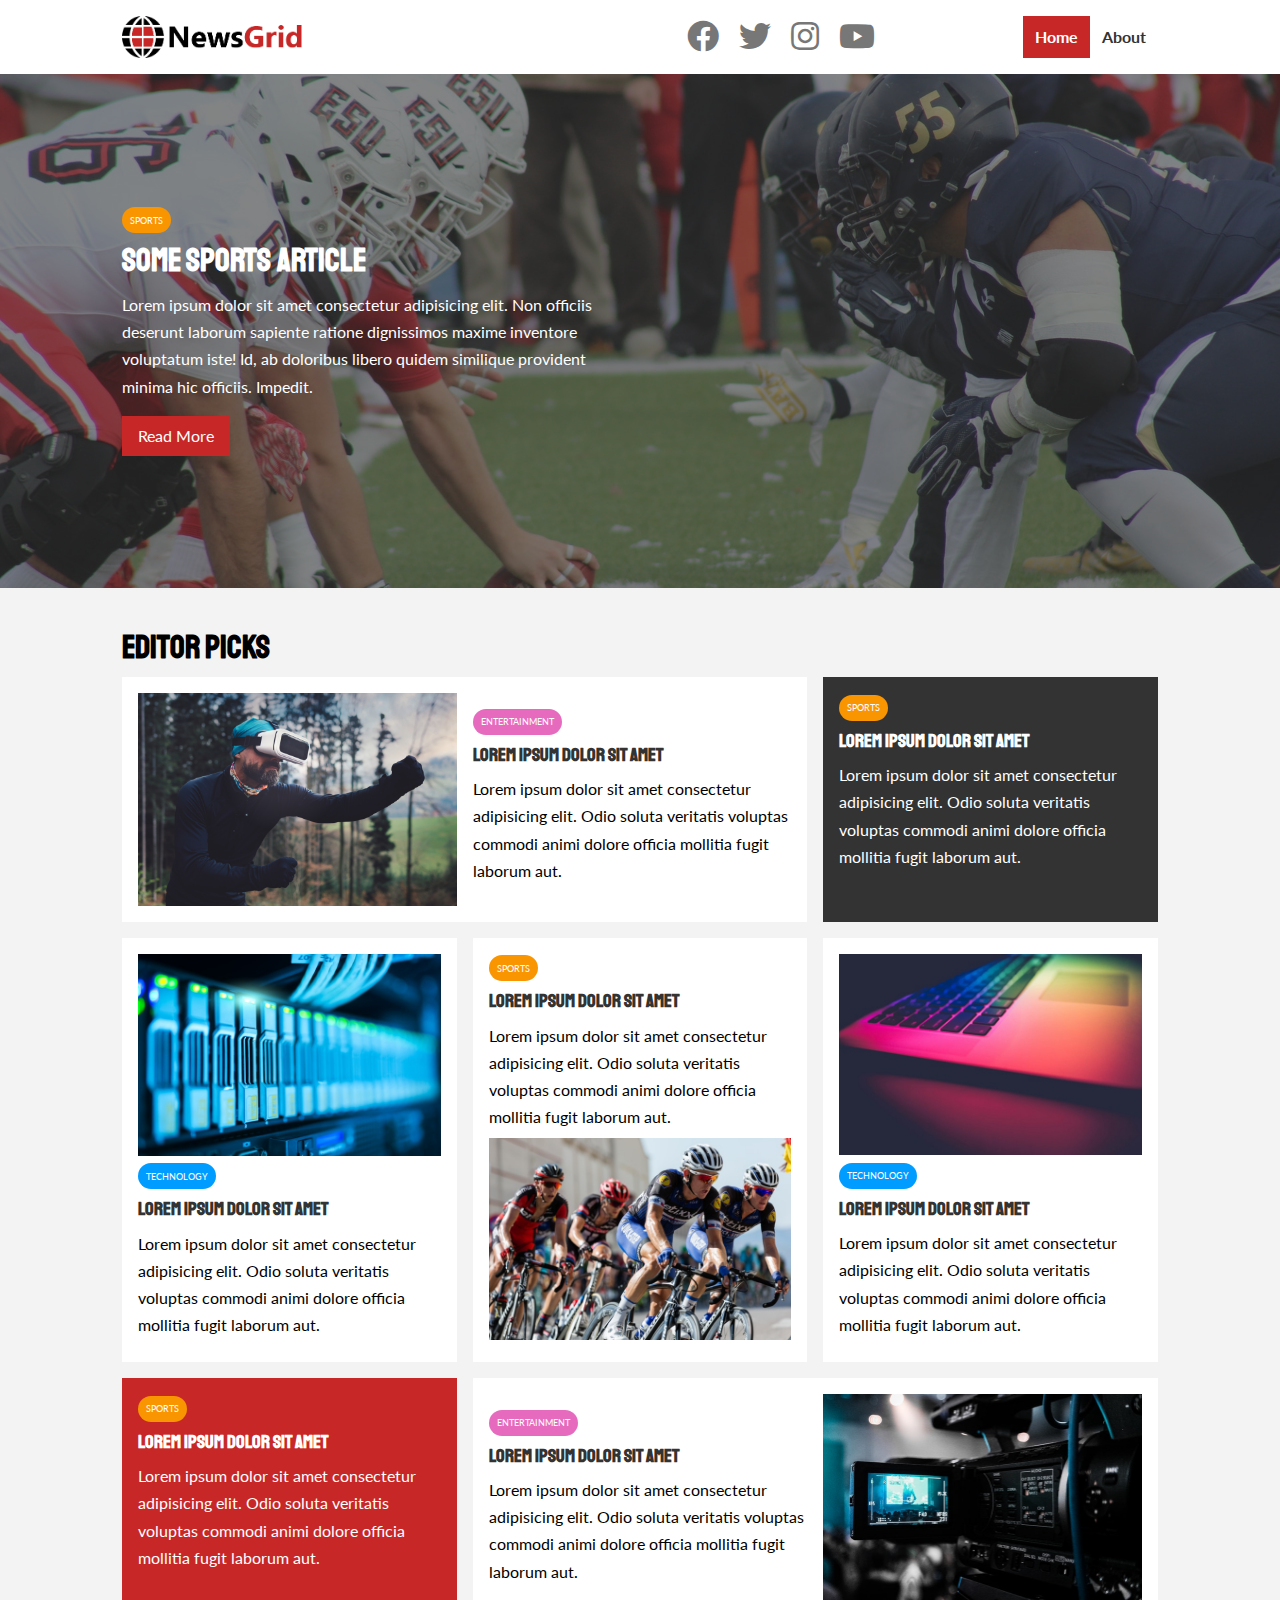
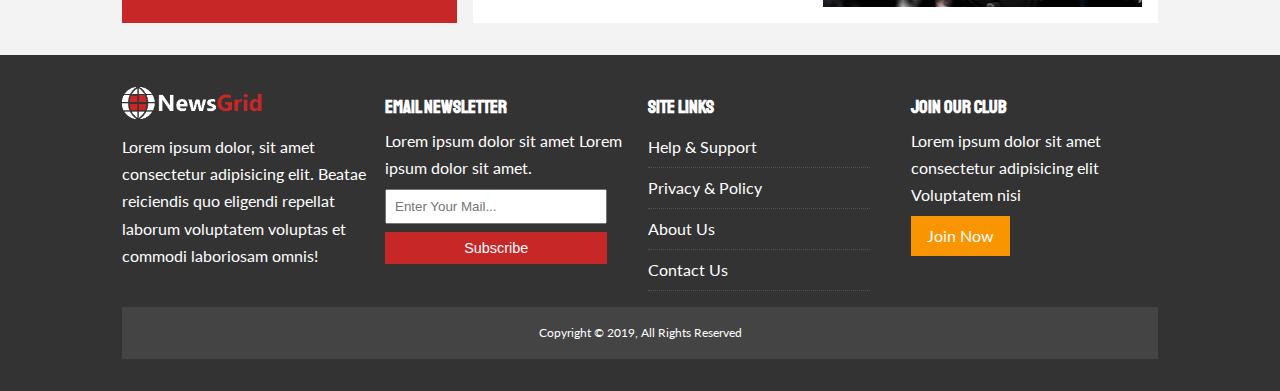
<file: index.html>
<!DOCTYPE html>
<html lang="en">
<head>
    <meta charset="UTF-8">
    <meta name="viewport" content="width=device-width, initial-scale=1.0">
    <meta http-equiv="X-UA-Compatible" content="ie=edge">
    <meta http-equiv="X-UA-Compatible" content="ie=edge">
    <link rel="stylesheet" href="https://cdnjs.cloudflare.com/ajax/libs/font-awesome/5.8.2/css/all.css">
    <link href="https://fonts.googleapis.com/css?family=Lato|Staatliches&display=swap" rel="stylesheet">
    <link rel="stylesheet" href="css/style.css">
    <link rel="stylesheet" media="screen and (max-width:768px)" href="css/mobile.css">
    <title>NewsGrid | Latest News</title>
</head>
<body>
    <nav id="main-nav">
        <div class="container">
            <img src="img/logo.png" alt="NewsGrid" class="logo">
            <div class="social">
                <a href="http://facebook.com"><i class="fab fa-facebook fa-2x"></i></a>
                <a href="http://twitter.com"><i class="fab fa-twitter fa-2x"></i></a>
                <a href="http://instagram.com"><i class="fab fa-instagram fa-2x"></i></a>
                <a href="http://youtube.com"><i class="fab fa-youtube fa-2x"></i></a>
            </div>
            <ul>
                <li><a class="current" href="index.html">Home</a></li>
                <li><a href="about.html">About</a></li>
            </ul>
        </div>
    </nav>
    <!-- Showcase -->
    <header id="showcase">
        <div class="container">
            <div class="showcase-container">
                <div class="showcase-content">
                    <div class="category category-sports">Sports</div>
                    <h1>Some Sports Article</h1>
                    <p>Lorem ipsum dolor sit amet consectetur adipisicing elit. Non officiis deserunt laborum sapiente ratione dignissimos maxime inventore voluptatum iste! Id, ab doloribus libero quidem similique provident minima hic officiis. Impedit.</p>
                    <a href="article.html" class="btn btn-primary">Read More</a>
                </div>
            </div>
        </div>
    </header>
    <!-- Home Articles -->
    <section id="home-articles" class="py-2">
        <div class="container">
            <h1>Editor Picks</h1>
            <div class="articles-container">
                <article class="card">
                    <img src="img/articles/ent1.jpg" alt="">
                    <div>
                        <div class="category category-ent">Entertainment</div>
                        <h3><a href="article.html">Lorem ipsum dolor sit amet</a></h3>
                        <p>Lorem ipsum dolor sit amet consectetur adipisicing elit. Odio soluta veritatis voluptas commodi animi dolore officia mollitia fugit laborum aut.</p>
                    </div>
                </article>
                <article class="card bg-dark">
                    <div class="category category-sports">Sports</div>
                    <h3><a href="article.html">Lorem ipsum dolor sit amet</a></h3>
                    <p>Lorem ipsum dolor sit amet consectetur adipisicing elit. Odio soluta veritatis voluptas commodi animi dolore officia mollitia fugit laborum aut.</p>
                </article>
                <article class="card">
                    <img src="img/articles/tech1.jpg" alt="">
                    <div class="category category-tech">Technology</div>
                    <h3><a href="article.html">Lorem ipsum dolor sit amet</a></h3>
                    <p>Lorem ipsum dolor sit amet consectetur adipisicing elit. Odio soluta veritatis voluptas commodi animi dolore officia mollitia fugit laborum aut.</p>
                </article>
                <article class="card">
                    <div class="category category-sports">Sports</div>
                    <h3><a href="article.html">Lorem ipsum dolor sit amet</a></h3>
                    <p>Lorem ipsum dolor sit amet consectetur adipisicing elit. Odio soluta veritatis voluptas commodi animi dolore officia mollitia fugit laborum aut.</p>
                    <img src="img/articles/sports1.jpg" alt="">
                </article>
                <article class="card">
                    <img src="img/articles/tech2.jpg" alt="">
                    <div class="category category-tech">Technology</div>
                    <h3><a href="article.html">Lorem ipsum dolor sit amet</a></h3>
                    <p>Lorem ipsum dolor sit amet consectetur adipisicing elit. Odio soluta veritatis voluptas commodi animi dolore officia mollitia fugit laborum aut.</p>
                </article>
                <article class="card bg-primary">
                    <div class="category category-sports">Sports</div>
                    <h3><a href="article.html">Lorem ipsum dolor sit amet</a></h3>
                    <p>Lorem ipsum dolor sit amet consectetur adipisicing elit. Odio soluta veritatis voluptas commodi animi dolore officia mollitia fugit laborum aut.</p>
                </article>
                <article class="card">
                    <div>
                        <div class="category category-ent">Entertainment</div>
                        <h3><a href="article.html">Lorem ipsum dolor sit amet</a></h3>
                        <p>Lorem ipsum dolor sit amet consectetur adipisicing elit. Odio soluta veritatis voluptas commodi animi dolore officia mollitia fugit laborum aut.</p>
                    </div>
                    <img src="img/articles/ent2.jpg" alt="">
                </article>
            </div>
        </div>
    </section>
    <!-- footer -->
    <footer id="main-footer" class="p-2">
        <div class="container footer-container">
            <div>
                <img class="logo" src="img/logo_light.png" alt="NewsGrid">
                <p>Lorem ipsum dolor, sit amet consectetur adipisicing elit. Beatae reiciendis quo eligendi repellat laborum voluptatem voluptas et commodi laboriosam omnis!</p>
            </div>
            <div class="newsletter">
                <h3>Email NewsLetter</h3>
                <p>Lorem ipsum dolor sit amet Lorem ipsum dolor sit amet.</p>
                <form name="contact" method="POST" data-netlify="true">
                    <input type="email" name="email" placeholder="Enter Your Mail...">
                    <input type="submit" value="Subscribe" class="btn btn-primary">
                </form>
            </div>
            <div>
                <h3>Site Links</h3>
                <ul class="list">
                    <li><a href="#">Help & Support</a></li>
                    <li><a href="#">Privacy & Policy</a></li>
                    <li><a href="#">About Us</a></li>
                    <li><a href="#">Contact Us</a></li>
                </ul>
            </div>
            <div>
                <h3>Join Our Club</h3>
                <p>Lorem ipsum dolor sit amet consectetur adipisicing elit Voluptatem nisi</p>
                <a href="#" class="btn btn-secondary">Join Now</a>
            </div>
            <div>
                <p>Copyright &copy; 2019, All Rights Reserved</p>
            </div>
        </div>
    </footer>
</body>
</html>
</file>
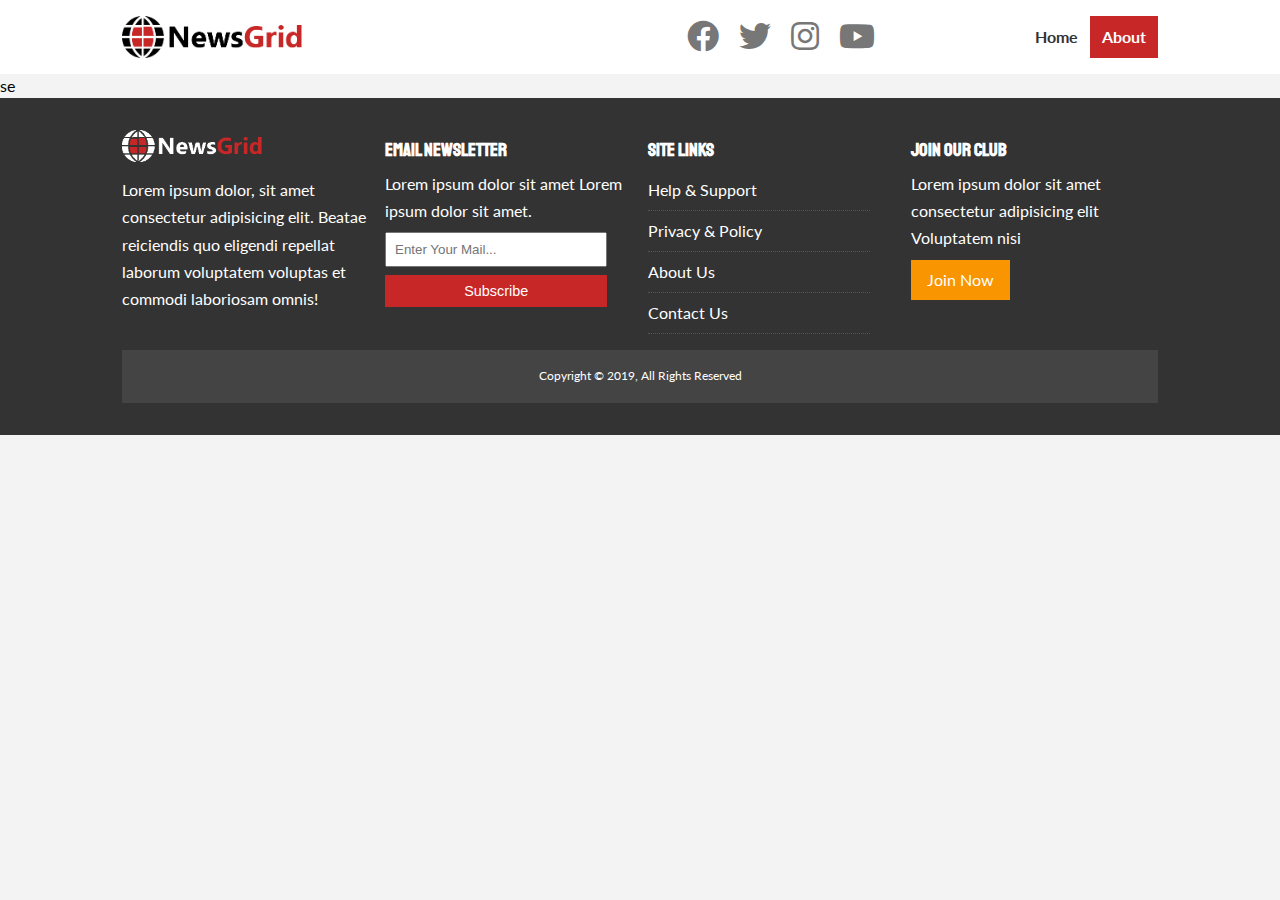
<file: about.html>
<!DOCTYPE html>
<html lang="en">
<head>
    <meta charset="UTF-8">
    <meta name="viewport" content="width=device-width, initial-scale=1.0">
    <meta http-equiv="X-UA-Compatible" content="ie=edge">
    <meta http-equiv="X-UA-Compatible" content="ie=edge">
    <link rel="stylesheet" href="https://cdnjs.cloudflare.com/ajax/libs/font-awesome/5.8.2/css/all.css">
    <link href="https://fonts.googleapis.com/css?family=Lato|Staatliches&display=swap" rel="stylesheet">
    <link rel="stylesheet" href="css/style.css">
    <link rel="stylesheet" media="screen and (max-width:768px)" href="css/mobile.css">
    <title>NewsGrid | About</title>
</head>
<body>
    <nav id="main-nav">
        <div class="container">
            <img src="img/logo.png" alt="NewsGrid" class="logo">
            <div class="social">
                <a href="http://facebook.com"><i class="fab fa-facebook fa-2x"></i></a>
                <a href="http://twitter.com"><i class="fab fa-twitter fa-2x"></i></a>
                <a href="http://instagram.com"><i class="fab fa-instagram fa-2x"></i></a>
                <a href="http://youtube.com"><i class="fab fa-youtube fa-2x"></i></a>
            </div>
            <ul>
                <li><a href="index.html">Home</a></li>
                <li><a class="current" href="about.html">About</a></li>
            </ul>
        </div>
    </nav>
    <!-- Page container -->
    se
    <!-- footer -->
    <footer id="main-footer" class="p-2">
        <div class="container footer-container">
            <div>
                <img class="logo" src="img/logo_light.png" alt="NewsGrid">
                <p>Lorem ipsum dolor, sit amet consectetur adipisicing elit. Beatae reiciendis quo eligendi repellat laborum voluptatem voluptas et commodi laboriosam omnis!</p>
            </div>
            <div class="newsletter">
                <h3>Email NewsLetter</h3>
                <p>Lorem ipsum dolor sit amet Lorem ipsum dolor sit amet.</p>
                <form name="contact" method="POST" data-netlify="true">
                    <input type="email" name="email" placeholder="Enter Your Mail...">
                    <input type="submit" value="Subscribe" class="btn btn-primary">
                </form>
            </div>
            <div>
                <h3>Site Links</h3>
                <ul class="list">
                    <li><a href="#">Help & Support</a></li>
                    <li><a href="#">Privacy & Policy</a></li>
                    <li><a href="#">About Us</a></li>
                    <li><a href="#">Contact Us</a></li>
                </ul>
            </div>
            <div>
                <h3>Join Our Club</h3>
                <p>Lorem ipsum dolor sit amet consectetur adipisicing elit Voluptatem nisi</p>
                <a href="#" class="btn btn-secondary">Join Now</a>
            </div>
            <div>
                <p>Copyright &copy; 2019, All Rights Reserved</p>
            </div>
        </div>
    </footer>
</body>
</html>
</file>
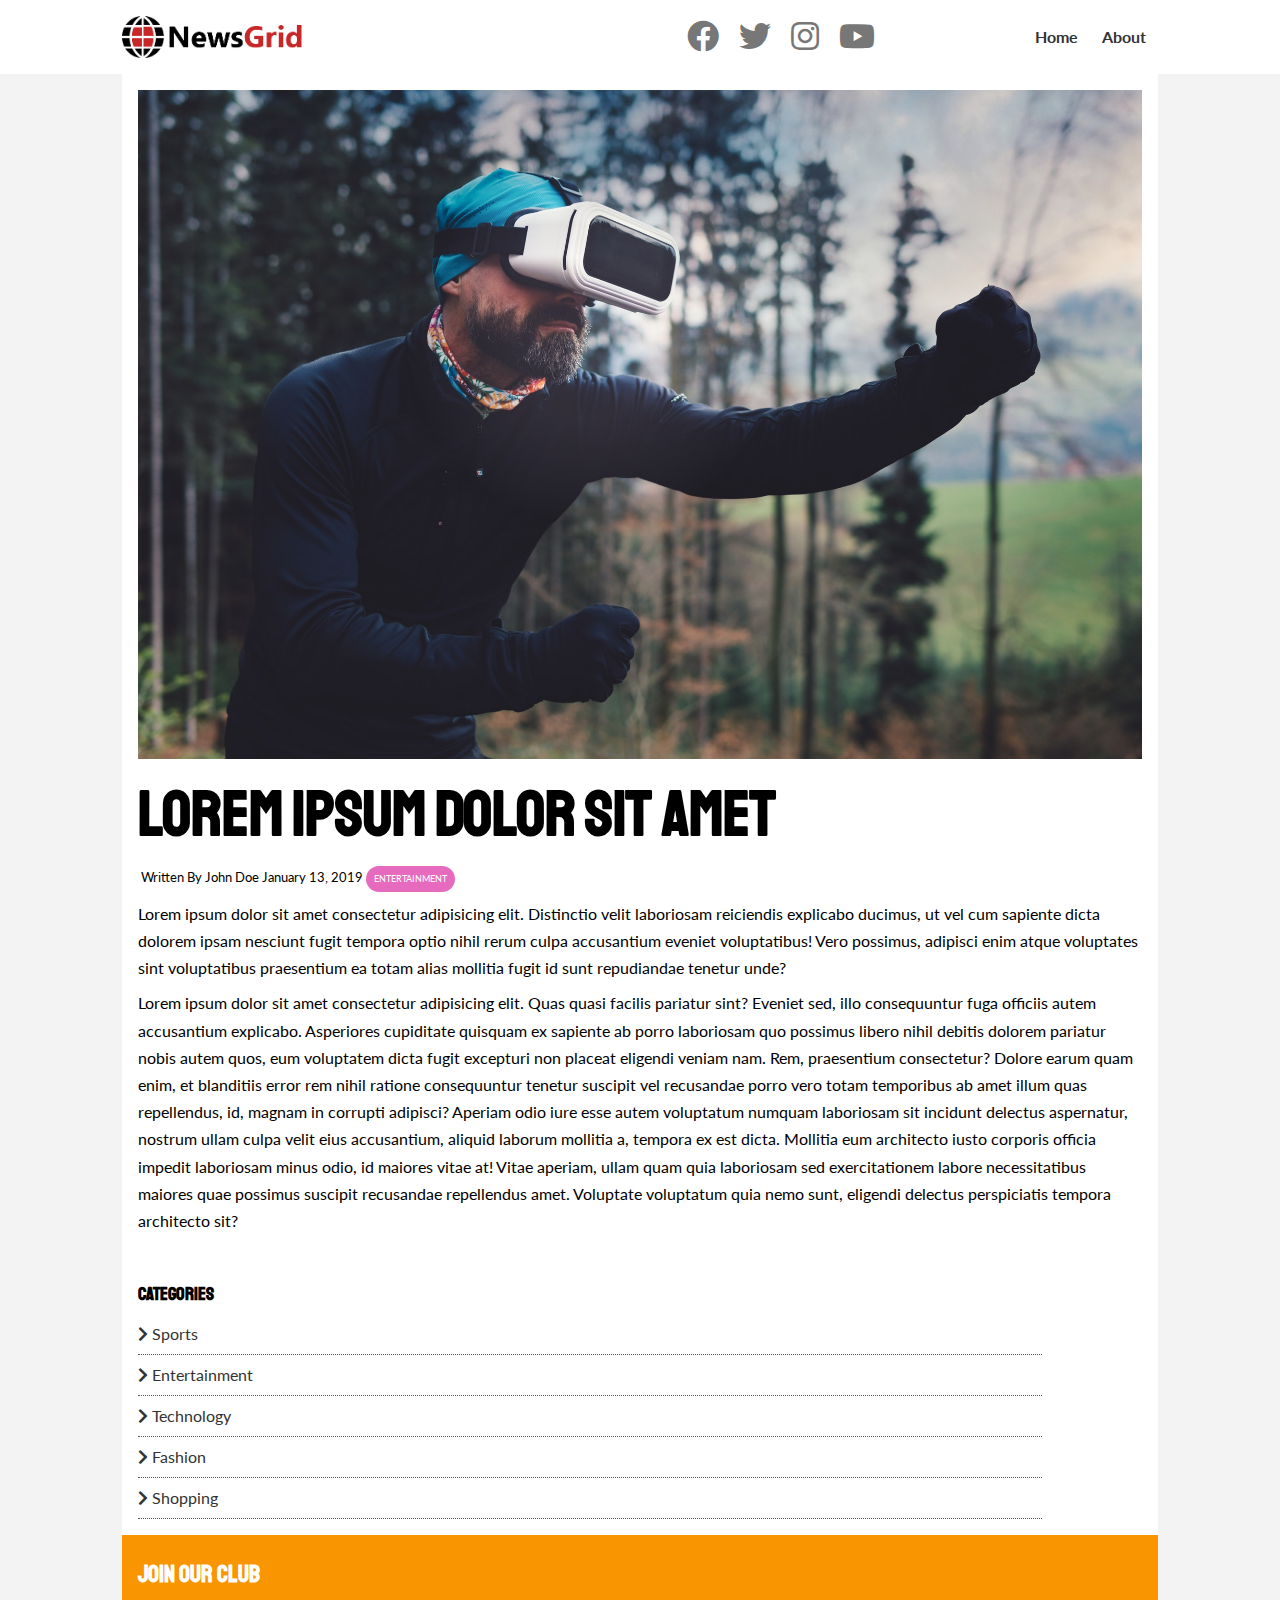
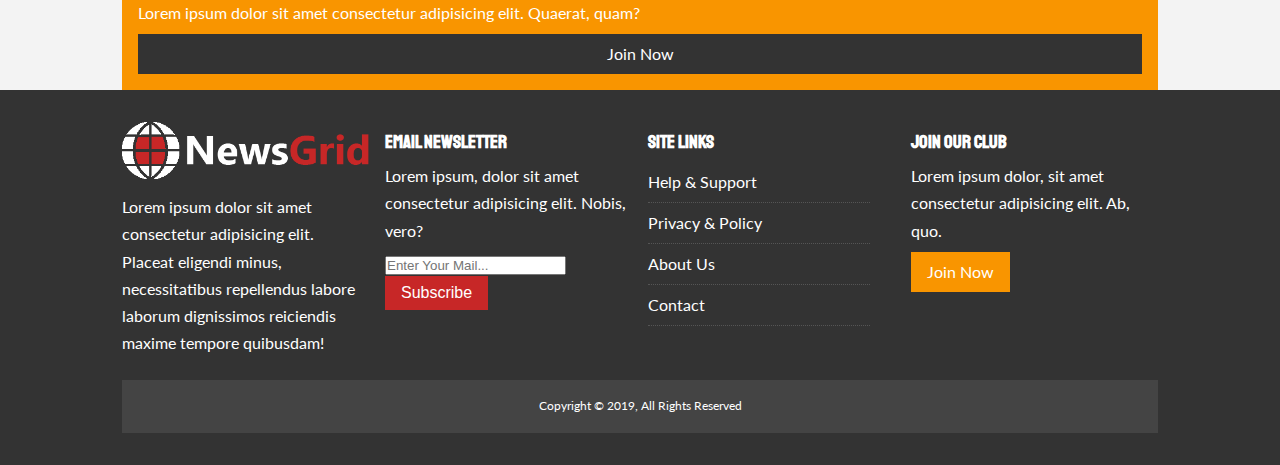
<file: article.html>
<!DOCTYPE html>
<html lang="en">
<head>
    <meta charset="UTF-8">
    <meta name="viewport" content="width=device-width, initial-scale=1.0">
    <meta http-equiv="X-UA-Compatible" content="ie=edge">
    <link rel="stylesheet" href="https://cdnjs.cloudflare.com/ajax/libs/font-awesome/5.8.2/css/all.css">
    <link href="https://fonts.googleapis.com/css?family=Lato|Staatliches&display=swap" rel="stylesheet">
    <link rel="stylesheet" href="css/style.css">
    <link rel="stylesheet" media="screen and (max-width: 768px)" href="css/mobile.css">
    <link rel="shortcut icon" type="image/x-icon" href="favicon.ico">
    <title>NewsGrid | Latest News</title>
</head>
<body>
    <nav id="main-nav">
        <div class="container">
            <img src="img/logo.png" alt="NewsGrid" class="logo">
            <div class="social">
                <a href="http://facebook.com" target="_blank"><i class="fab fa-facebook fa-2x"></i></a>
                <a href="http://twitter.com" target="_blank"><i class="fab fa-twitter fa-2x"></i></a>
                <a href="http://instagram.com" target="_blank"><i class="fab fa-instagram fa-2x"></i></a>
                <a href="http://youtube.com" target="_blank"><i class="fab fa-youtube fa-2x"></i></a>
            </div>
            <ul>
                <li><a href="index.html">Home</a></li>
                <li><a href="about.html">About</a></li>
            </ul>
        </div>
    </nav>
    <section id="article">
        <div class="container">
            <div class="page-container">
               <article class="card">
                   <img src="img/articles/ent1.jpg" alt="">
                   <h1 class="l-heading">Lorem ipsum dolor sit amet</h1>
                   <div class="meta">
                       <small>
                           <i class="fa fas-user"></i> Written By John Doe January 13, 2019
                       </small>
                       <div class="category category-ent">Entertainment</div>
                   </div>
                   <p>Lorem ipsum dolor sit amet consectetur adipisicing elit. Distinctio velit laboriosam reiciendis explicabo ducimus, ut vel cum sapiente dicta dolorem ipsam nesciunt fugit tempora optio nihil rerum culpa accusantium eveniet voluptatibus! Vero possimus, adipisci enim atque voluptates sint voluptatibus praesentium ea totam alias mollitia fugit id sunt repudiandae tenetur unde?</p>
                   <p>Lorem ipsum dolor sit amet consectetur adipisicing elit. Quas quasi facilis pariatur sint? Eveniet sed, illo consequuntur fuga officiis autem accusantium explicabo. Asperiores cupiditate quisquam ex sapiente ab porro laboriosam quo possimus libero nihil debitis dolorem pariatur nobis autem quos, eum voluptatem dicta fugit excepturi non placeat eligendi veniam nam. Rem, praesentium consectetur? Dolore earum quam enim, et blanditiis error rem nihil ratione consequuntur tenetur suscipit vel recusandae porro vero totam temporibus ab amet illum quas repellendus, id, magnam in corrupti adipisci? Aperiam odio iure esse autem voluptatum numquam laboriosam sit incidunt delectus aspernatur, nostrum ullam culpa velit eius accusantium, aliquid laborum mollitia a, tempora ex est dicta. Mollitia eum architecto iusto corporis officia impedit laboriosam minus odio, id maiores vitae at! Vitae aperiam, ullam quam quia laboriosam sed exercitationem labore necessitatibus maiores quae possimus suscipit recusandae repellendus amet. Voluptate voluptatum quia nemo sunt, eligendi delectus perspiciatis tempora architecto sit?</p>
               </article>
               <aside id="categories" class="card">
                   <h3>Categories</h3>
                   <ul class="list">
                       <li><a href="#"><i class="fas fa-chevron-right"></i> Sports</a></li>
                       <li><a href="#"><i class="fas fa-chevron-right"></i> Entertainment</a></li>
                       <li><a href="#"><i class="fas fa-chevron-right"></i> Technology</a></li>
                       <li><a href="#"><i class="fas fa-chevron-right"></i> Fashion</a></li>
                       <li><a href="#"><i class="fas fa-chevron-right"></i> Shopping</a></li>
                   </ul>
               </aside>
               <aside class="card bg-secondary">
                   <h2>Join Our Club</h2>
                   <p>Lorem ipsum dolor sit amet consectetur adipisicing elit. Quaerat, quam?</p>
                   <a href="#" class="btn btn-dark btn-block">Join Now</a>
               </aside>
            </div>
        </div>
    </section>
    
    <!-- Footer -->
    <footer id="main-footer" class="py-2">
        <div class="container footer-container">
            <div>
                <img src="img/logo_light.png" alt="NewsGrid">
                <p>Lorem ipsum dolor sit amet consectetur adipisicing elit. Placeat eligendi minus, necessitatibus repellendus labore laborum dignissimos reiciendis maxime tempore quibusdam!</p>
            </div>
            <div>
                <h3>Email Newsletter</h3>
                <p>Lorem ipsum, dolor sit amet consectetur adipisicing elit. Nobis, vero?</p>
                <form name="contact" method="POST" data-netlify="true">
                    <input type="email" name="email" placeholder="Enter Your Mail...">
                    <input type="submit" value="Subscribe" class="btn btn-primary">
                </form>
            </div>
            <div>
                <h3>Site Links</h3>
                <ul class="list">
                    <li><a href="#">Help & Support</a></li>
                    <li><a href="#">Privacy & Policy</a></li>
                    <li><a href="#">About Us</a></li>
                    <li><a href="#">Contact</a></li>
                </ul>
            </div>
            <div>
                <h3>Join Our Club</h3>
                <p>Lorem ipsum dolor, sit amet consectetur adipisicing elit. Ab, quo.</p>
                <a href="#" class="btn btn-secondary">Join Now</a>
            </div>
            <div>
                <p>Copyright &copy; 2019, All Rights Reserved</p>
            </div>
        </div>
    </footer>



</body>
</html>
</file>
<file: css/style.css>
:root{
    --primary-color: #c72727;
    --secondary-color: #f99500;
    --light-color: #f3f3f3;
    --dark-color: #333;
    --max-width: 1100px;
}
.category{
    --sports-color: #f99500;
    --ent-color: #e66bbe; 
    --tech-color: #009cff;
}
*{
    margin: 0;
    padding: 0;
    box-sizing: border-box;
}
body{
    font-family: 'Lato',sans-serif;
    line-height: 1.5;
    background: var(--light-color);
}
img{
    width: 100%;
}
ul{
    list-style: none;
}
a{
    text-decoration: none;
    color: #333;
}
h1,h2,h3,h4,h5,h6{
    font-family: 'Staatliches',cursive;
    line-height: 1.3;
    margin: 0.5rem 0;
}
p{
    line-height: 1.7;
    margin: 0.5rem 0;
}
/* Utility */
.container{
    max-width: var(--max-width);
    margin: auto;
    overflow: hidden;
    padding: 0 2rem;
}
.card{
    background: #fff;
    padding: 1rem;
}
.py-1{padding: 1.5rem 0}
.py-2{padding: 2rem 0}
.py-3{padding: 3rem 0}

.p-1{padding: 1.5rem }
.p-2{padding: 2rem }
.p-3{padding: 3rem }

.bg-light{background: var(--light-color); color: var(--dark-color)}
.bg-dark{background: var(--dark-color); color: #fff;}
.bg-primary{background: var(--primary-color); color: #fff;}
.bg-secondary{background: var(--secondary-color); color: #fff;}

.bg-light h1,
.bg-light h2,
.bg-light h3,
.bg-light a,
.bg-dark h1,
.bg-dark h2,
.bg-dark h3,
.bg-dark a,
.bg-primary h1,
.bg-primary h2,
.bg-primary h3,
.bg-primary a,
.bg-secondary h1,
.bg-secondary h2,
.bg-secondary h3,
.bg-secondary a{
    color: #fff;
}

.l-heading{font-size: 4rem}
.category {
    display: inline-block;
    background: #333;
    color: #fff;
    padding: 0.4rem 0.5rem;
    text-align: center;
    text-transform: uppercase;
    font-size: 0.55rem;
    border-radius: 15px;
}
.category-sports{background: var(--sports-color)}
.category-ent{background: var(--ent-color)}
.category-tech{background: var(--tech-color)}

.btn{
    display: inline-block;
    border: none;
    outline: none;
    text-align: center;
    padding: 0.5rem 1rem;
    color:#fff;
    background: #333;
    font-size: 1rem;
}
.btn:hover{
    opacity: 0.9;
}
.btn-block{
    display: block;
    width: 100%;
    text-align: center;
}
.btn-primary{background: var(--primary-color)}
.btn-secondary{background: var(--secondary-color)}

.list li{
    padding: 0.5rem 0;
    width:90%;
    border-bottom: #555 dotted 1px;
}

.list li a:hover{
    color: var(--primary-color) !important;
}

/* Navigation */
#main-nav{
    position: sticky;
    top: 0;
    background: #fff;
    padding:1rem;
    z-index: 2;
}
#main-nav .logo{
    width:180px;
}
#main-nav .container{
    display: grid;
    grid-template-columns: 6fr 3fr 2fr;
    align-items: center;
}
#main-nav ul{
    justify-self: end;
    display: flex;
}
#main-nav ul li a{
    padding: 0.75rem;
    font-weight: bold;
}
#main-nav ul li a.current{
    background: var(--primary-color);
    color: #fff;
}
#main-nav ul li a:hover{
    background: var(--light-color);
    color: var(--dark-color);
}
#main-nav .social i{
    margin-right:1rem;
    color: #777;
}
#main-nav .social i:hover{
    color: var(--secondary-color);
}

/* Showcase */
#showcase{
    position: relative;
    padding: 2rem 0;
    background: var(--dark-color);
    color: #fff;
}
#showcase::before{
    content: '';
    position: absolute;
    background: url('../img/featured.jpg') no-repeat center center/cover;
    opacity: 0.4;
    top: 0;
    left: 0;
    width: 100%;
    height: 100%;
}
#showcase .showcase-container{
    display: grid;
    grid-template-columns: repeat(2,1fr);
    align-items: center;
    height:50vh;
}
#showcase .showcase-content{
    z-index: 1;
}
#showcase .showcase-content p{
    margin-bottom: 1rem;
}

/* Articles */
#home-articles .articles-container{
    display: grid;
    grid-template-columns: repeat(3,1fr);
    grid-gap: 1rem;
}
#home-articles .articles-container > *:first-child,
#home-articles .articles-container > *:last-child{
    display: grid;
    grid-template-columns: repeat(2,1fr);
    grid-gap: 1rem;
    align-items: center;
    grid-column: 1 / span 2;
}
#home-articles .articles-container > *:last-child{
    grid-column: 2 / span 2;
}
/* Footer */
#main-footer{
    background: var(--dark-color);
    color:#fff;
}
#main-footer .footer-container .logo{
    width: 140px;
}
#main-footer .footer-container{
    display: grid;
    grid-template-columns: repeat(4,1fr);
    grid-gap: 1rem;
}
#main-footer .footer-container > *:last-child{
    width: 100%;
    padding: 0.5rem;
    text-align: center;
    font-size: 0.75rem;
    background: #444;
    grid-column: 1 / span 4;
}
#main-footer .list a{
    color: #fff;
}
#main-footer .newsletter input[type='email']{
    width: 90%;
    padding: 0.5rem;
    margin-bottom:0.5rem;
}
#main-footer .newsletter input[type='submit']{
    width: 90%;
    font-size: 0.9rem;
}
</file>
<file: css/mobile.css>
#main-nav .social{
    display: none;
}
#main-nav .container{
    grid-template-columns: 1fr;
    grid-gap: 1.2rem;
}
#main-nav ul,
#main-nav .logo{
    justify-self: center;
}
#main-nav ul li a{
    padding: 0.5rem;
}

#home-articles .articles-container{
    grid-template-columns: repeat(2, 1fr);
}
#home-articles .articles-container > *:first-child,
#home-articles .articles-container > *:last-child{
    grid-template-columns: 1fr;
    grid-column: 1;
}

@media(max-width:600px){
    #showcase .showcase-container,
    #home-articles .articles-container,
    #main-footer .footer-container{
        grid-template-columns: 1fr;
    }
    #main-footer .footer-container > *:last-child{
        grid-column: 1;
    }
    #main-footer .footer-container > *:first-child,
    #main-footer .footer-container > *:nth-child(2){
        border-bottom: #fff dotted 1px;
        padding-bottom: 1rem;
    }
    .page-container{
        grid-template-columns: 1fr;
    }
    .page-container > *:first-child{
        grid-row: 1;
    }
    .l-heading{
        font-size: 2rem;
    }
}
</file>
